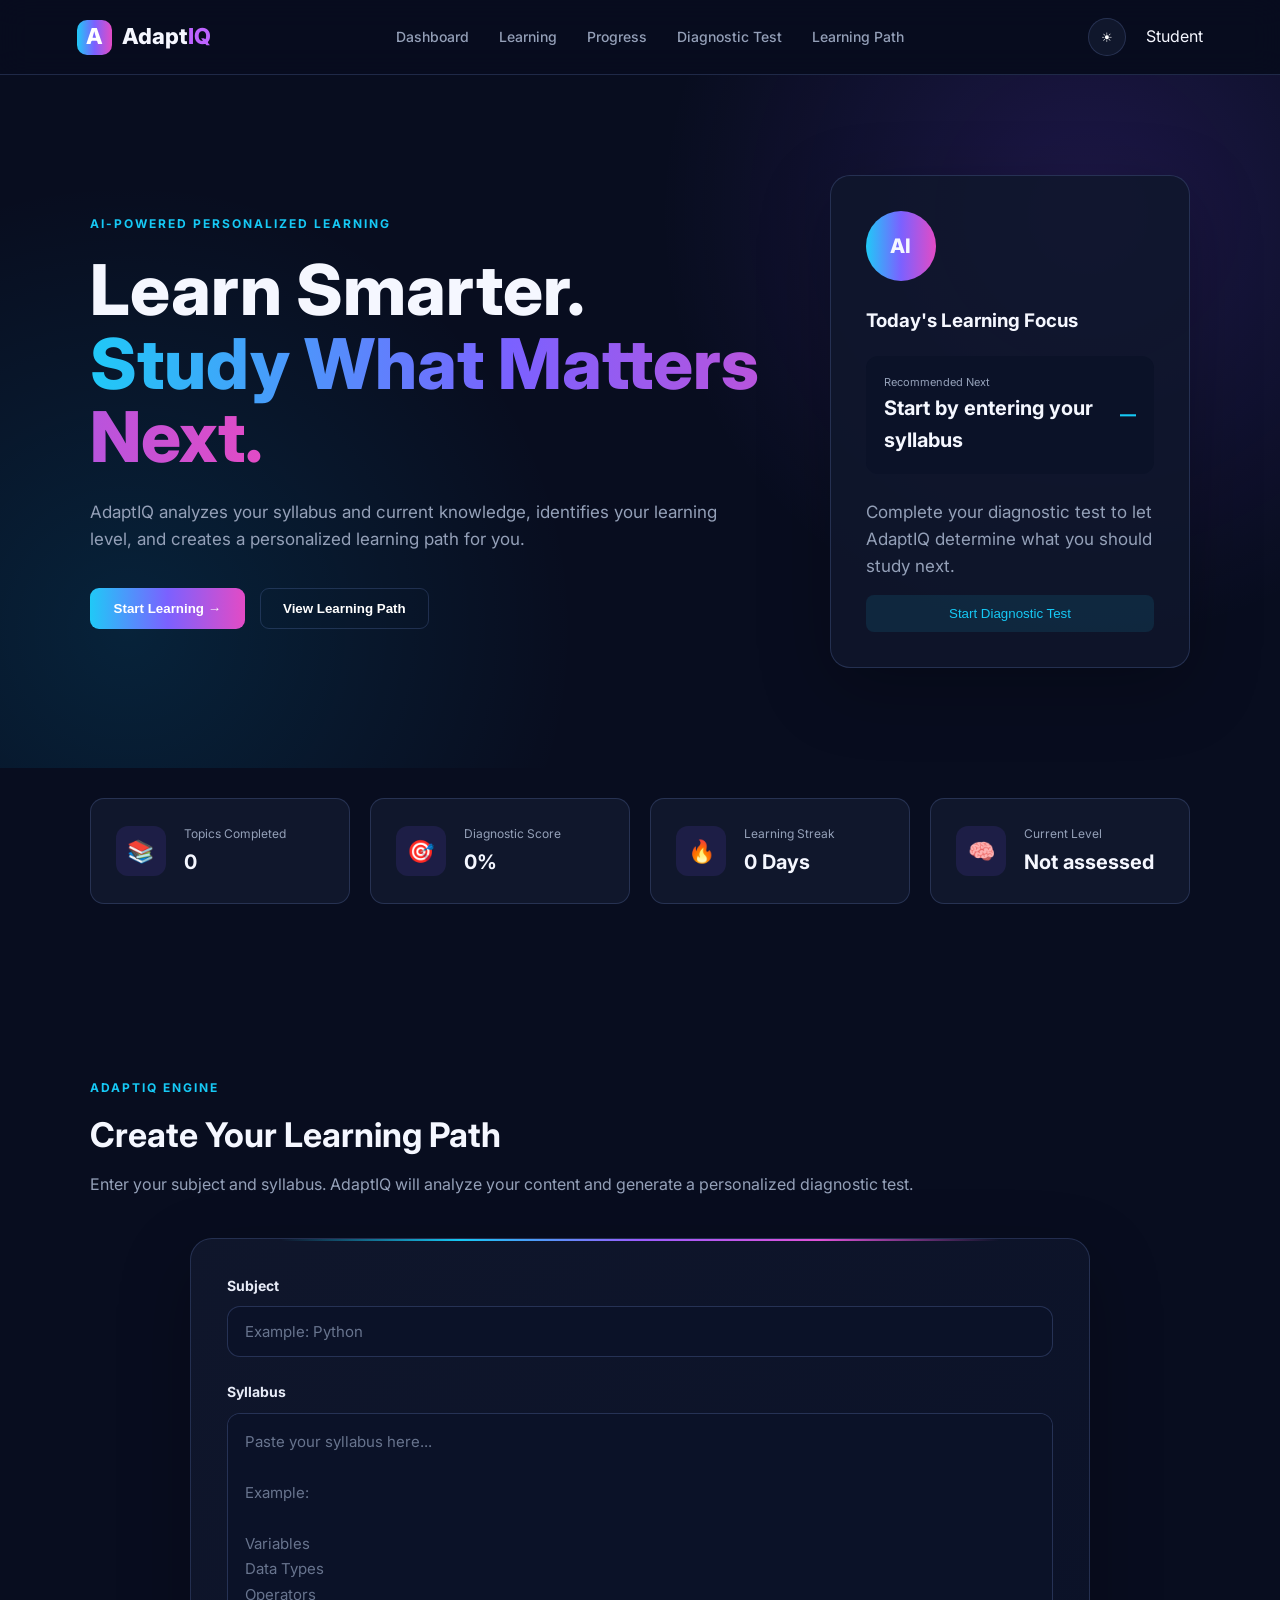
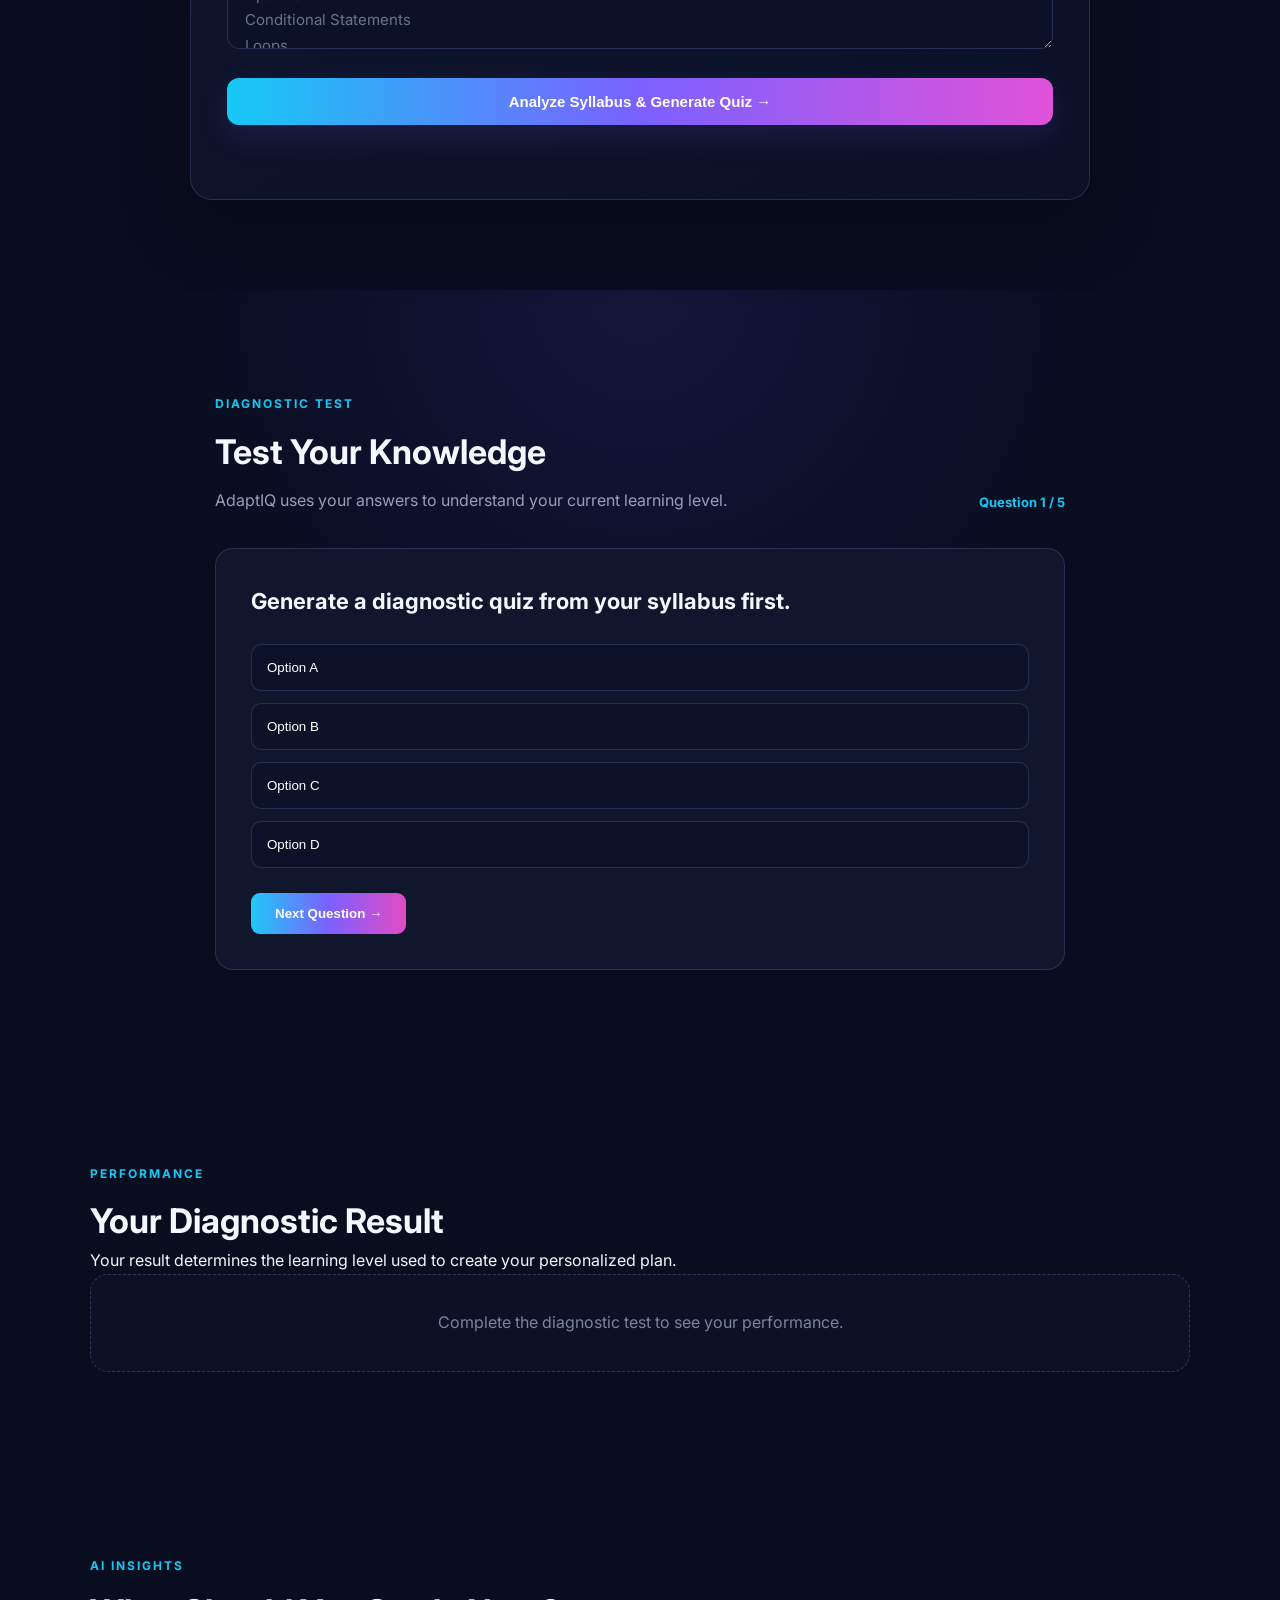
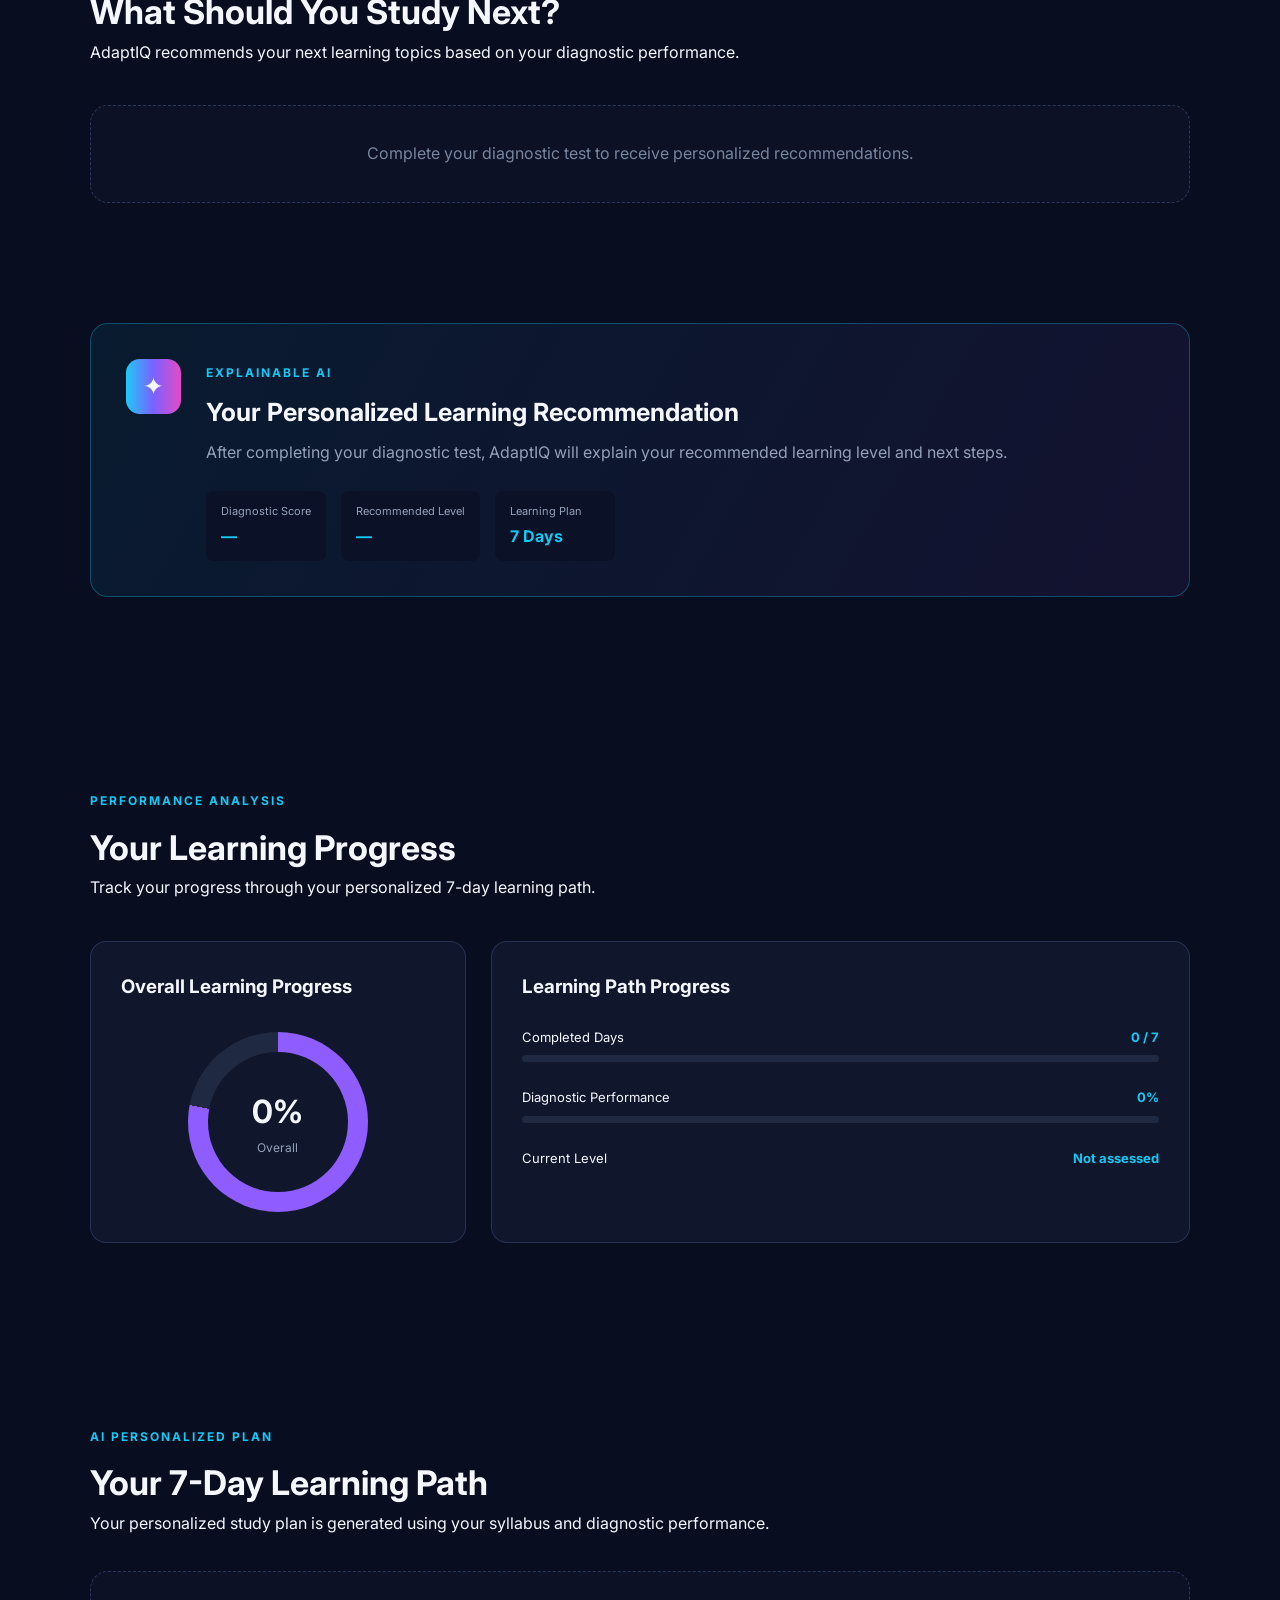
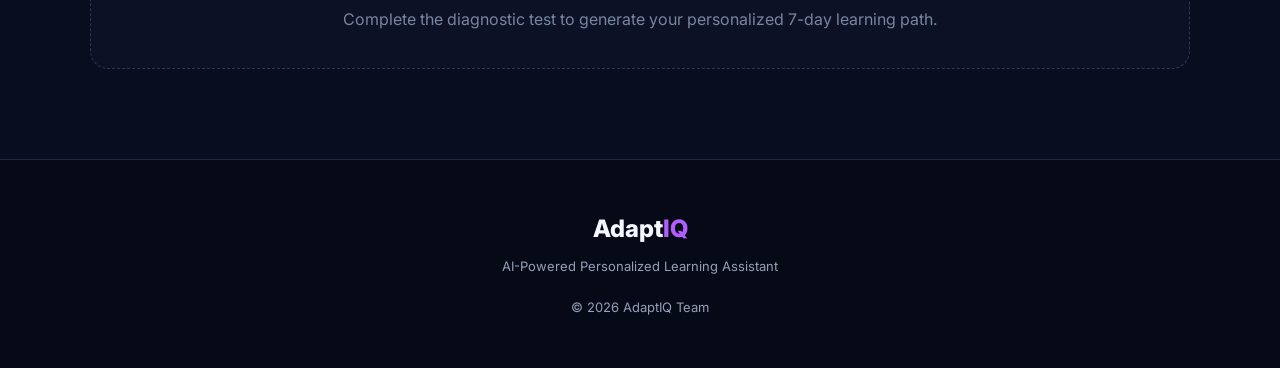
<file: index.html>
<!DOCTYPE html>
<html lang="en">

<head>

    <meta charset="UTF-8">

    <meta
        name="viewport"
        content="width=device-width, initial-scale=1.0"
    >

    <title>AdaptIQ - Personalized Learning Assistant</title>

    <link rel="stylesheet" href="style.css">

    <link rel="preconnect" href="https://fonts.googleapis.com">

    <link
        rel="preconnect"
        href="https://fonts.gstatic.com"
        crossorigin
    >

    <link
        href="https://fonts.googleapis.com/css2?family=Inter:wght@400;500;600;700;800&display=swap"
        rel="stylesheet"
    >

</head>


<body>


<!-- =====================================================
     NAVBAR
===================================================== -->

<header class="navbar">

    <div class="logo">

        <span class="logo-icon">
            A
        </span>

        <span>
            Adapt<span>IQ</span>
        </span>

    </div>


    <nav>

        <a href="#dashboard">
            Dashboard
        </a>

        <a href="#learning">
            Learning
        </a>

        <a href="#progress">
            Progress
        </a>

        <a href="#quiz">
            Diagnostic Test
        </a>

        <a href="#study-plan-section">
            Learning Path
        </a>

    </nav>


    <div class="nav-right">

        <button
            class="theme-btn"
            onclick="toggleTheme()"
            aria-label="Toggle theme"
        >
            ☀
        </button>


        <div class="profile-name">
    <span id="student-name">Student</span>
</div>

    </div>

</header>



<!-- =====================================================
     MAIN
===================================================== -->

<main>



<!-- =====================================================
     HERO / DASHBOARD
===================================================== -->

<section
    class="hero"
    id="dashboard"
>

    <div class="hero-content">


        <div class="badge">
            AI-POWERED PERSONALIZED LEARNING
        </div>


        <h1>

            Learn Smarter.<br>

            <span>
                Study What Matters Next.
            </span>

        </h1>


        <p>

            AdaptIQ analyzes your syllabus and current knowledge,
            identifies your learning level, and creates a
            personalized learning path for you.

        </p>


        <div class="hero-buttons">

            <button
                class="primary-btn"
                onclick="startLearning()"
            >
                Start Learning →
            </button>


            <button
                class="secondary-btn"
                onclick="scrollToSection('study-plan-section')"
            >
                View Learning Path
            </button>

        </div>

    </div>



    <!-- TODAY'S FOCUS -->

    <div class="hero-card">

        <div class="ai-circle">
            AI
        </div>


        <h3>
            Today's Learning Focus
        </h3>


        <div class="focus-topic">

            <div>

                <small>
                    Recommended Next
                </small>

                <strong id="focus-topic">
                    Start by entering your syllabus
                </strong>

            </div>


            <span
                class="score"
                id="focus-score"
            >
                —
            </span>

        </div>


        <p id="focus-description">

            Complete your diagnostic test to let AdaptIQ
            determine what you should study next.

        </p>


        <button
            onclick="startLearning()"
            class="small-btn"
        >
            Start Diagnostic Test
        </button>

    </div>

</section>



<!-- =====================================================
     DASHBOARD STATS
===================================================== -->

<section class="stats-section">


    <div class="stat-card">

        <div class="stat-icon">
            📚
        </div>

        <div>

            <span>
                Topics Completed
            </span>

            <strong id="topics-completed">
                0
            </strong>

        </div>

    </div>



    <div class="stat-card">

        <div class="stat-icon">
            🎯
        </div>

        <div>

            <span>
                Diagnostic Score
            </span>

            <strong id="average-score">
                0%
            </strong>

        </div>

    </div>



    <div class="stat-card">

        <div class="stat-icon">
            🔥
        </div>

        <div>

            <span>
                Learning Streak
            </span>

            <strong id="learning-streak">
                0 Days
            </strong>

        </div>

    </div>



    <div class="stat-card">

        <div class="stat-icon">
            🧠
        </div>

        <div>

            <span>
                Current Level
            </span>

            <strong id="current-level">
                Not assessed
            </strong>

        </div>

    </div>

</section>



<!-- =====================================================
     LEARNING ENGINE
===================================================== -->

<section
    class="section"
    id="learning"
>


    <div class="section-title">

        <div>

            <span class="section-label">
                ADAPTIQ ENGINE
            </span>


            <h2>
                Create Your Learning Path
            </h2>


            <p>

                Enter your subject and syllabus.
                AdaptIQ will analyze your content and
                generate a personalized diagnostic test.

            </p>

        </div>

    </div>



    <div class="syllabus-card">


        <!-- SUBJECT -->

        <div class="input-group">

            <label for="subject-input">
                Subject
            </label>


            <input
                type="text"
                id="subject-input"
                placeholder="Example: Python"
                autocomplete="off"
            >

        </div>



        <!-- SYLLABUS -->

        <div class="input-group">

            <label for="syllabus-input">
                Syllabus
            </label>


            <textarea
                id="syllabus-input"
                rows="8"
                placeholder="Paste your syllabus here...

Example:

Variables
Data Types
Operators
Conditional Statements
Loops
Functions
Lists
Tuples
Dictionaries"
            ></textarea>

        </div>



        <!-- GENERATE QUIZ -->

        <button
            class="primary-btn"
            onclick="generateDiagnosticQuiz()"
        >
            Analyze Syllabus & Generate Quiz →
        </button>


        <p
            id="generation-status"
            class="generation-status"
        ></p>

    </div>

</section>



<!-- =====================================================
     DIAGNOSTIC QUIZ
===================================================== -->

<section
    class="quiz-section"
    id="quiz"
>


    <div class="quiz-container">


        <div class="quiz-header">


            <div>

                <span class="section-label">
                    DIAGNOSTIC TEST
                </span>


                <h2>
                    Test Your Knowledge
                </h2>


                <p>

                    AdaptIQ uses your answers to understand
                    your current learning level.

                </p>

            </div>


            <span id="question-number">
                Question 1 / 5
            </span>

        </div>



        <!-- QUESTION CARD -->

        <div class="question-card">


            <h3 id="question">

                Generate a diagnostic quiz from
                your syllabus first.

            </h3>



            <div class="options">


                <button type="button">
                    Option A
                </button>


                <button type="button">
                    Option B
                </button>


                <button type="button">
                    Option C
                </button>


                <button type="button">
                    Option D
                </button>


            </div>



            <button
                class="primary-btn next-btn"
                onclick="nextQuestion()"
            >
                Next Question →
            </button>


        </div>

    </div>

</section>



<!-- =====================================================
     QUIZ RESULT
===================================================== -->

<section
    class="section"
    id="quiz-result-section"
>


    <div class="section-heading">

        <div>

            <span class="section-label">
                PERFORMANCE
            </span>


            <h2>
                Your Diagnostic Result
            </h2>


            <p>
                Your result determines the learning level
                used to create your personalized plan.
            </p>

        </div>

    </div>



    <div
        id="quiz-result-container"
        class="quiz-result-container"
    >

        <div class="empty-plan">

            Complete the diagnostic test to see
            your performance.

        </div>

    </div>

</section>



<!-- =====================================================
     PERSONALIZED RECOMMENDATION
===================================================== -->

<section
    class="section"
    id="recommendations"
>


    <div class="section-heading">


        <div>

            <span class="section-label">
                AI INSIGHTS
            </span>


            <h2>
                What Should You Study Next?
            </h2>


            <p>
                AdaptIQ recommends your next learning topics
                based on your diagnostic performance.
            </p>

        </div>

    </div>



    <div
        id="recommendation-container"
        class="recommendation-grid"
    >


        <div class="empty-plan">

            Complete your diagnostic test to receive
            personalized recommendations.

        </div>


    </div>

</section>



<!-- =====================================================
     WHY RECOMMENDED
===================================================== -->

<section
    class="explanation-section"
>


    <div class="explanation-card">


        <div class="ai-icon">
            ✦
        </div>


        <div>


            <span class="section-label">
                EXPLAINABLE AI
            </span>


            <h2 id="recommendation-title">

                Your Personalized Learning Recommendation

            </h2>


            <p id="recommendation-description">

                After completing your diagnostic test,
                AdaptIQ will explain your recommended
                learning level and next steps.

            </p>


            <div
                class="reason-box"
                id="recommendation-reasons"
            >


                <div>

                    <span>
                        Diagnostic Score
                    </span>

                    <strong id="reason-score">
                        —
                    </strong>

                </div>


                <div>

                    <span>
                        Recommended Level
                    </span>

                    <strong id="reason-level">
                        —
                    </strong>

                </div>


                <div>

                    <span>
                        Learning Plan
                    </span>

                    <strong id="reason-days">
                        7 Days
                    </strong>

                </div>


            </div>

        </div>

    </div>

</section>



<!-- =====================================================
     PROGRESS
===================================================== -->

<section
    class="section"
    id="progress"
>


    <div class="section-heading">


        <div>

            <span class="section-label">
                PERFORMANCE ANALYSIS
            </span>


            <h2>
                Your Learning Progress
            </h2>


            <p>
                Track your progress through your personalized
                7-day learning path.
            </p>

        </div>

    </div>



    <div class="progress-dashboard">


        <!-- OVERALL PROGRESS -->

        <div class="progress-main">


            <h3>
                Overall Learning Progress
            </h3>


            <div class="big-progress">


                <div class="circle-progress">


                    <div>

                        <strong id="overall-progress">
                            0%
                        </strong>

                        <span>
                            Overall
                        </span>

                    </div>

                </div>

            </div>

        </div>



        <!-- TOPIC / PLAN PROGRESS -->

        <div class="topic-progress">


            <h3>
                Learning Path Progress
            </h3>


            <div class="topic">


                <div class="topic-header">

                    <span>
                        Completed Days
                    </span>

                    <strong id="completed-days">
                        0 / 7
                    </strong>

                </div>


                <div class="progress-bar">

                    <div
                        id="overall-progress-bar"
                        style="width: 0%"
                    ></div>

                </div>

            </div>



            <div class="topic">


                <div class="topic-header">

                    <span>
                        Diagnostic Performance
                    </span>

                    <strong id="progress-score">
                        0%
                    </strong>

                </div>


                <div class="progress-bar">

                    <div
                        id="diagnostic-progress-bar"
                        style="width: 0%"
                    ></div>

                </div>

            </div>



            <div class="topic">


                <div class="topic-header">

                    <span>
                        Current Level
                    </span>

                    <strong id="progress-level">
                        Not assessed
                    </strong>

                </div>

            </div>


        </div>

    </div>

</section>



<!-- =====================================================
     7-DAY STUDY PLAN
===================================================== -->

<section
    class="section"
    id="study-plan-section"
>


    <div class="section-heading">


        <div>

            <span class="section-label">
                AI PERSONALIZED PLAN
            </span>


            <h2>
                Your 7-Day Learning Path
            </h2>


            <p>

                Your personalized study plan is generated
                using your syllabus and diagnostic performance.

            </p>

        </div>

    </div>



    <div
        id="study-plan-container"
        class="study-plan-container"
    >


        <div class="empty-plan">

            Complete the diagnostic test to generate
            your personalized 7-day learning path.

        </div>


    </div>

</section>



<!-- =====================================================
     FOOTER
===================================================== -->

<footer>


    <div class="footer-logo">

        Adapt<span>IQ</span>

    </div>


    <p>

        AI-Powered Personalized Learning Assistant

    </p>


    <p class="copyright">

        © 2026 AdaptIQ Team

    </p>


</footer>


</main>



<!-- =====================================================
     JAVASCRIPT
===================================================== -->

<script src="script.js"></script>


</body>

</html>
</file>
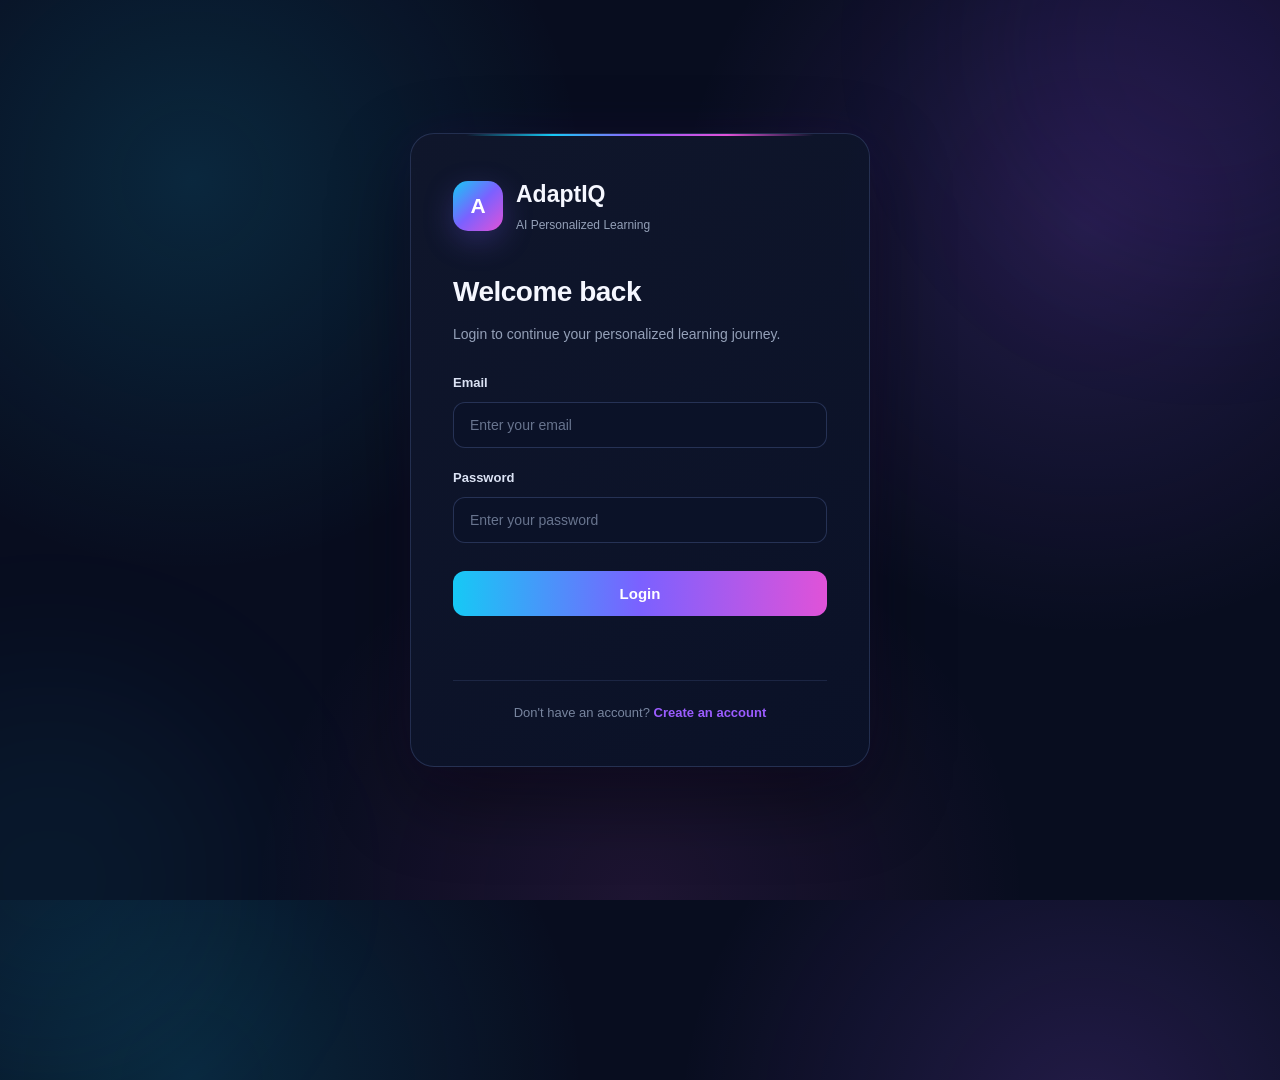
<file: login.html>
<!DOCTYPE html>
<html lang="en">

<head>
    <meta charset="UTF-8">
    <meta name="viewport" content="width=device-width, initial-scale=1.0">

    <title>Login | AdaptIQ</title>

    <link rel="stylesheet" href="style.css">
</head>

<body class="auth-page">

    <main class="auth-container">

        <section class="auth-card">

            <!-- BRAND -->
            <div class="auth-brand">

                <div class="auth-logo">
                    A
                </div>

                <div>
                    <h1>AdaptIQ</h1>
                    <p>AI Personalized Learning</p>
                </div>

            </div>


            <!-- HEADING -->
            <div class="auth-heading">

                <h2>Welcome back</h2>

                <p>
                    Login to continue your personalized learning journey.
                </p>

            </div>


            <!-- LOGIN FORM -->
            <form id="login-form">

                <div class="auth-input-group">

                    <label for="login-email">
                        Email
                    </label>

                    <input
                        type="email"
                        id="login-email"
                        placeholder="Enter your email"
                        required
                    >

                </div>


                <div class="auth-input-group">

                    <label for="login-password">
                        Password
                    </label>

                    <input
                        type="password"
                        id="login-password"
                        placeholder="Enter your password"
                        required
                    >

                </div>


                <button
                    type="submit"
                    class="auth-btn"
                    id="login-btn"
                >
                    Login
                </button>


                <p
                    id="login-message"
                    class="auth-message"
                ></p>

            </form>


            <!-- FOOTER -->
            <div class="auth-footer">

                <p>
                    Don't have an account?
                    <a href="register.html">Create an account</a>
                </p>

            </div>

        </section>

    </main>


    <script>

        const API_URL = "http://127.0.0.1:8000";

        const loginForm =
            document.getElementById("login-form");

        loginForm.addEventListener(
            "submit",
            async function(event) {

                event.preventDefault();

                const email =
                    document
                        .getElementById("login-email")
                        .value
                        .trim();

                const password =
                    document
                        .getElementById("login-password")
                        .value;

                const message =
                    document.getElementById(
                        "login-message"
                    );

                const loginButton =
                    document.getElementById(
                        "login-btn"
                    );


                message.textContent =
                    "Logging you in...";

                message.className =
                    "auth-message";

                loginButton.disabled = true;

                try {

                    const response =
                        await fetch(
                            `${API_URL}/login`,
                            {
                                method: "POST",

                                headers: {
                                    "Content-Type":
                                        "application/json"
                                },

                                body: JSON.stringify({
                                    email: email,
                                    password: password
                                })
                            }
                        );


                    const data =
                        await response.json();
                        console.log("LOGIN RESPONSE:", data);
console.log("ACCESS TOKEN:", data.access_token);


                    if (!response.ok) {

                        throw new Error(
                            data.detail ||
                            "Invalid email or password."
                        );

                    }
console.log("LOGIN RESPONSE:", data);
console.log("ACCESS TOKEN:", data.access_token);

                    /*
                     * Save authentication information
                     * in the browser.
                     */

                    localStorage.setItem(
                        "adaptiq_token",
                        data.access_token
                    );
                    console.log(
    "SAVED TOKEN:",
    localStorage.getItem("adaptiq_token")
);

                    localStorage.setItem(
                        "adaptiq_user_id",
                        data.user_id
                    );

                    localStorage.setItem(
                        "adaptiq_user_name",
                        data.name
                    );

                    localStorage.setItem(
                        "adaptiq_user_email",
                        data.email
                    );


                    message.textContent =
                        "Login successful! Opening your dashboard...";

                    message.className =
                        "auth-message success";


                    setTimeout(function() {

                        window.location.href =
                            "index.html";

                    }, 1000);


                } catch (error) {

                    console.error(error);

                    message.textContent =
                        error.message ||
                        "Unable to connect to the backend.";

                    message.className =
                        "auth-message error";

                } finally {

                    loginButton.disabled = false;

                }

            });

    </script>

</body>

</html>
</file>
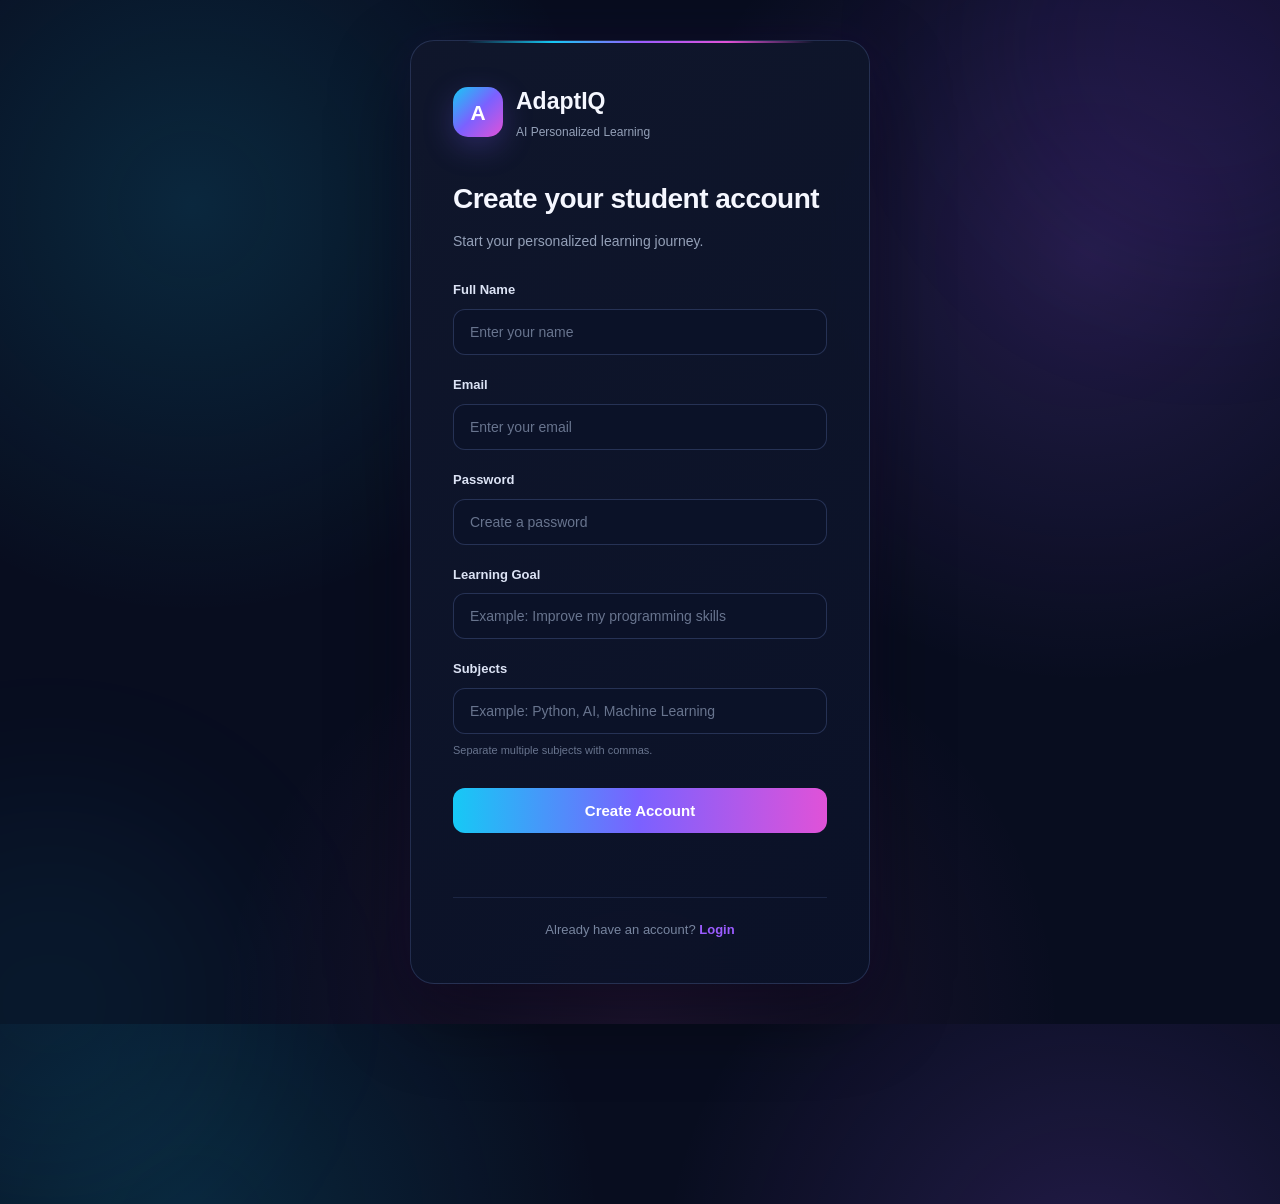
<file: register.html>
<!DOCTYPE html>
<html lang="en">
<head>
    <meta charset="UTF-8">
    <meta name="viewport" content="width=device-width, initial-scale=1.0">

    <title>Create Account | AdaptIQ</title>

    <link rel="stylesheet" href="style.css">
</head>

<body class="auth-page">

    <main class="auth-container">

        <section class="auth-card">

            <div class="auth-brand">
                <div class="auth-logo">A</div>

                <div>
                    <h1>AdaptIQ</h1>
                    <p>AI Personalized Learning</p>
                </div>
            </div>

            <div class="auth-heading">
                <h2>Create your student account</h2>
                <p>Start your personalized learning journey.</p>
            </div>

            <form id="register-form">

                <div class="auth-input-group">
                    <label for="register-name">Full Name</label>
                    <input
                        type="text"
                        id="register-name"
                        placeholder="Enter your name"
                        required
                    >
                </div>

                <div class="auth-input-group">
                    <label for="register-email">Email</label>
                    <input
                        type="email"
                        id="register-email"
                        placeholder="Enter your email"
                        required
                    >
                </div>

                <div class="auth-input-group">
                    <label for="register-password">Password</label>
                    <input
                        type="password"
                        id="register-password"
                        placeholder="Create a password"
                        required
                    >
                </div>

                <div class="auth-input-group">
                    <label for="register-goal">Learning Goal</label>
                    <input
                        type="text"
                        id="register-goal"
                        placeholder="Example: Improve my programming skills"
                        required
                    >
                </div>

                <div class="auth-input-group">
                    <label for="register-subjects">
                        Subjects
                    </label>

                    <input
                        type="text"
                        id="register-subjects"
                        placeholder="Example: Python, AI, Machine Learning"
                        required
                    >

                    <small>
                        Separate multiple subjects with commas.
                    </small>
                </div>

                <button
                    type="submit"
                    class="auth-btn"
                >
                    Create Account
                </button>

                <p
                    id="register-message"
                    class="auth-message"
                ></p>

            </form>

            <div class="auth-footer">
                <p>
                    Already have an account?
                    <a href="login.html">Login</a>
                </p>
            </div>

        </section>

    </main>

    <script>
const API_URL = "http://127.0.0.1:8000";

        const registerForm =
            document.getElementById("register-form");

        registerForm.addEventListener("submit", async function(event) {

            event.preventDefault();

            const name =
                document.getElementById("register-name").value.trim();

            const email =
                document.getElementById("register-email").value.trim();

            const password =
                document.getElementById("register-password").value;

            const goal =
                document.getElementById("register-goal").value.trim();

            const subjectsInput =
                document.getElementById("register-subjects").value.trim();

            const message =
                document.getElementById("register-message");

            const subjects =
                subjectsInput
                    .split(",")
                    .map(subject => subject.trim())
                    .filter(subject => subject !== "");

            message.textContent = "Creating your account...";
            message.className = "auth-message";

            try {

                const response = await fetch(
                    `${API_URL}/register`,
                    {
                        method: "POST",

                        headers: {
                            "Content-Type": "application/json"
                        },

                        body: JSON.stringify({
                            name: name,
                            email: email,
                            password: password,
                            goal: goal,
                            subjects: subjects
                        })
                    }
                );

                const data = await response.json();

                if (!response.ok) {
                    throw new Error(
                        data.detail || "Registration failed."
                    );
                }

                message.textContent =
                    "Account created successfully! Redirecting to login...";

                message.className =
                    "auth-message success";

                setTimeout(function() {
                    window.location.href = "login.html";
                }, 1200);

            } catch (error) {

                console.error(error);

                message.textContent =
                    error.message ||
                    "Unable to connect to the backend.";

                message.className =
                    "auth-message error";
            }

        });

    </script>

</body>
</html>
</file>
<file: style.css>
/* =========================
   RESET
========================= */

* {
    margin: 0;
    padding: 0;
    box-sizing: border-box;
}

html {
    scroll-behavior: smooth;
}

body {
    font-family: "Inter", sans-serif;
    background: #080d1f;
    color: #f5f7ff;
    line-height: 1.6;
}


/* =========================
   VARIABLES
========================= */

:root {

    --bg: #080d1f;
    --card: #10172c;
    --card-light: #151d38;

    --text: #f5f7ff;
    --muted: #94a0b8;

    --cyan: #16c9f5;
    --purple: #9b5cff;
    --pink: #e052d8;

    --border: rgba(120, 145, 220, 0.22);

    --gradient:
        linear-gradient(
            90deg,
            #20c9f7,
            #7b61ff,
            #e34bc5
        );
}


/* =========================
   NAVBAR
========================= */

.navbar {

    position: sticky;
    top: 0;
    z-index: 1000;

    height: 75px;

    display: flex;
    align-items: center;
    justify-content: space-between;

    padding: 0 6%;

    background: rgba(8, 13, 31, 0.92);

    backdrop-filter: blur(15px);

    border-bottom: 1px solid var(--border);
}


.logo {

    display: flex;
    align-items: center;

    gap: 10px;

    font-size: 22px;
    font-weight: 800;
}

.logo span:last-child span {
    color: #bd63ff;
}

.logo-icon {

    width: 35px;
    height: 35px;

    display: flex;
    align-items: center;
    justify-content: center;

    border-radius: 10px;

    background: var(--gradient);

    color: white;
}


nav {

    display: flex;
    gap: 30px;
}

nav a {

    color: var(--muted);

    text-decoration: none;

    font-size: 14px;
    font-weight: 500;

    transition: 0.3s;
}

nav a:hover {
    color: var(--cyan);
}


.nav-right {

    display: flex;
    align-items: center;
    gap: 20px;
}


.theme-btn {

    width: 38px;
    height: 38px;

    border-radius: 50%;

    border: 1px solid var(--border);

    background: var(--card);

    color: white;

    cursor: pointer;
}


.profile {

    display: flex;
    align-items: center;
    gap: 10px;

    color: var(--muted);

    font-size: 14px;
}


.profile-avatar {

    width: 35px;
    height: 35px;

    border-radius: 50%;

    display: flex;
    align-items: center;
    justify-content: center;

    background: linear-gradient(
        135deg,
        #18c9f3,
        #9d5cff
    );

    font-weight: 700;
}


/* =========================
   HERO
========================= */

.hero {

    min-height: 620px;

    padding: 100px 7%;

    display: grid;

    grid-template-columns: 1.3fr 0.7fr;

    align-items: center;

    gap: 70px;

    background:
        radial-gradient(
            circle at 85% 20%,
            rgba(124, 70, 255, 0.18),
            transparent 35%
        ),

        radial-gradient(
            circle at 10% 80%,
            rgba(0, 191, 255, 0.12),
            transparent 35%
        );
}


.badge,
.section-label {

    color: var(--cyan);

    font-size: 12px;

    font-weight: 700;

    letter-spacing: 2px;
}


.hero h1 {

    margin-top: 20px;

    font-size: clamp(42px, 6vw, 70px);

    line-height: 1.05;

    font-weight: 800;
}


.hero h1 span {

    background: var(--gradient);

    -webkit-background-clip: text;
    -webkit-text-fill-color: transparent;
}


.hero p {

    max-width: 650px;

    margin-top: 25px;

    color: var(--muted);

    font-size: 17px;
}


.hero-buttons {

    display: flex;

    gap: 15px;

    margin-top: 35px;
}


/* =========================
   BUTTONS
========================= */

.primary-btn {

    border: none;

    padding: 13px 24px;

    border-radius: 9px;

    background: var(--gradient);

    color: white;

    font-weight: 700;

    cursor: pointer;

    transition: 0.3s;
}


.primary-btn:hover {

    transform: translateY(-3px);

    box-shadow:
        0 10px 30px rgba(126, 72, 255, 0.3);
}


.secondary-btn {

    padding: 12px 22px;

    border-radius: 9px;

    border: 1px solid var(--border);

    background: transparent;

    color: white;

    cursor: pointer;

    font-weight: 600;

    transition: 0.3s;
}


.secondary-btn:hover {

    border-color: var(--cyan);

    color: var(--cyan);
}


.small-btn {

    margin-top: 15px;

    width: 100%;

    padding: 11px;

    border: none;

    border-radius: 8px;

    background: rgba(22, 201, 245, 0.1);

    color: var(--cyan);

    cursor: pointer;
}


/* =========================
   HERO CARD
========================= */

.hero-card {

    padding: 35px;

    background: rgba(16, 23, 44, 0.85);

    border: 1px solid var(--border);

    border-radius: 20px;

    box-shadow:
        0 20px 70px rgba(0, 0, 0, 0.25);
}


.ai-circle {

    width: 70px;
    height: 70px;

    display: flex;
    align-items: center;
    justify-content: center;

    margin-bottom: 25px;

    border-radius: 50%;

    background: var(--gradient);

    font-weight: 800;

    font-size: 20px;
}


.hero-card h3 {
    margin-bottom: 20px;
}


.focus-topic {

    display: flex;

    justify-content: space-between;

    align-items: center;

    padding: 18px;

    background: #0b1228;

    border-radius: 12px;
}


.focus-topic small {

    display: block;

    color: var(--muted);

    font-size: 11px;
}


.focus-topic strong {
    font-size: 20px;
}


.score {

    color: var(--cyan);

    font-weight: 800;
}


/* =========================
   STATS
========================= */

.stats-section {

    padding: 30px 7% 80px;

    display: grid;

    grid-template-columns: repeat(4, 1fr);

    gap: 20px;
}


.stat-card {

    display: flex;

    align-items: center;

    gap: 18px;

    padding: 25px;

    background: var(--card);

    border: 1px solid var(--border);

    border-radius: 14px;
}


.stat-icon {

    width: 50px;
    height: 50px;

    display: flex;
    align-items: center;
    justify-content: center;

    border-radius: 12px;

    background: rgba(125, 82, 255, 0.12);

    font-size: 22px;
}


.stat-card span {

    display: block;

    color: var(--muted);

    font-size: 12px;
}


.stat-card strong {

    display: block;

    margin-top: 3px;

    font-size: 20px;
}


/* =========================
   SECTIONS
========================= */

.section {

    padding: 90px 7%;
}


.section h2 {

    margin-top: 8px;

    font-size: 34px;
}


.section-title p {

    color: var(--muted);

    margin-top: 10px;
}


/* =========================
   LEARNING FLOW
========================= */

.learning-flow {

    margin-top: 40px;

    display: flex;

    align-items: stretch;

    gap: 10px;
}


.flow-card {

    flex: 1;

    min-height: 190px;

    padding: 25px;

    text-align: center;

    background: var(--card);

    border: 1px solid var(--border);

    border-radius: 15px;

    transition: 0.3s;
}


.flow-card:hover {

    transform: translateY(-5px);

    border-color: var(--cyan);
}


.flow-card.active {

    border-color: rgba(22, 201, 245, 0.35);
}


.flow-card.current {

    border-color: #9c5cff;

    box-shadow:
        0 0 30px rgba(156, 92, 255, 0.12);
}


.flow-number {

    width: 40px;
    height: 40px;

    margin: auto;

    display: flex;
    align-items: center;
    justify-content: center;

    border-radius: 50%;

    background: var(--gradient);

    font-weight: 800;
}


.flow-card h3 {
    margin-top: 15px;
}


.flow-card p {

    margin-top: 8px;

    color: var(--muted);

    font-size: 13px;
}


.flow-card span {

    display: inline-block;

    margin-top: 15px;

    font-size: 11px;

    color: var(--cyan);

    font-weight: 700;
}


.arrow {

    align-self: center;

    color: var(--cyan);

    font-size: 24px;
}


/* =========================
   SECTION HEADING
========================= */

.section-heading {

    display: flex;

    justify-content: space-between;

    align-items: center;
}


/* =========================
   RECOMMENDATIONS
========================= */

.recommendation-grid {

    margin-top: 40px;

    display: grid;

    grid-template-columns: repeat(3, 1fr);

    gap: 20px;
}


.recommendation-card {

    padding: 25px;

    background: var(--card);

    border: 1px solid var(--border);

    border-radius: 16px;

    transition: 0.3s;
}


.recommendation-card:hover {

    transform: translateY(-5px);

    border-color: var(--purple);
}


.recommendation-card.priority {

    border-color: rgba(224, 82, 216, 0.4);
}


.recommendation-top {

    display: flex;

    justify-content: space-between;

    align-items: center;

    margin-bottom: 20px;

    font-weight: 700;
}


.priority-badge,
.medium-badge,
.low-badge {

    padding: 5px 8px;

    border-radius: 5px;

    font-size: 9px;

    letter-spacing: 1px;
}


.priority-badge {

    color: #ff78df;

    background: rgba(224, 82, 216, 0.1);
}


.medium-badge {

    color: #c084fc;

    background: rgba(156, 92, 255, 0.1);
}


.low-badge {

    color: var(--cyan);

    background: rgba(22, 201, 245, 0.1);
}


.recommendation-card h3 {

    font-size: 22px;
}


.recommendation-card p {

    margin: 10px 0 25px;

    color: var(--muted);

    font-size: 13px;
}


.progress-bar {

    width: 100%;

    height: 7px;

    background: #202942;

    border-radius: 20px;

    overflow: hidden;
}


.progress-bar div {

    height: 100%;

    border-radius: 20px;

    background: var(--gradient);
}


.recommendation-bottom {

    display: flex;

    justify-content: space-between;

    align-items: center;

    margin-top: 15px;

    color: var(--muted);

    font-size: 11px;
}


.recommendation-bottom button {

    border: none;

    background: none;

    color: var(--cyan);

    cursor: pointer;

    font-weight: 700;
}


/* =========================
   EXPLANATION
========================= */

.explanation-section {

    padding: 30px 7% 100px;
}


.explanation-card {

    display: flex;

    gap: 25px;

    padding: 35px;

    border: 1px solid rgba(22, 201, 245, 0.3);

    background:
        linear-gradient(
            120deg,
            rgba(22, 201, 245, 0.08),
            rgba(155, 92, 255, 0.08)
        );

    border-radius: 18px;
}


.ai-icon {

    min-width: 55px;
    height: 55px;

    display: flex;
    align-items: center;
    justify-content: center;

    border-radius: 14px;

    background: var(--gradient);

    font-size: 25px;
}


.explanation-card h2 {

    margin: 8px 0;

    font-size: 25px;
}


.explanation-card p {

    color: var(--muted);

    max-width: 900px;
}


.reason-box {

    margin-top: 25px;

    display: flex;

    gap: 15px;
}


.reason-box div {

    min-width: 120px;

    padding: 12px 15px;

    background: #0b1228;

    border-radius: 8px;
}


.reason-box span {

    display: block;

    color: var(--muted);

    font-size: 11px;
}


.reason-box strong {

    display: block;

    color: var(--cyan);

    margin-top: 3px;
}


/* =========================
   PROGRESS
========================= */

.progress-dashboard {

    margin-top: 40px;

    display: grid;

    grid-template-columns: 0.7fr 1.3fr;

    gap: 25px;
}


.progress-main,
.topic-progress {

    padding: 30px;

    background: var(--card);

    border: 1px solid var(--border);

    border-radius: 16px;
}


.big-progress {

    display: flex;

    justify-content: center;

    margin-top: 30px;
}


.circle-progress {

    width: 180px;
    height: 180px;

    display: flex;

    align-items: center;
    justify-content: center;

    border-radius: 50%;

    background:
        conic-gradient(
            #8e5cff 78%,
            #202942 78%
        );
}


.circle-progress > div {

    width: 140px;
    height: 140px;

    display: flex;

    flex-direction: column;

    align-items: center;
    justify-content: center;

    border-radius: 50%;

    background: var(--card);
}


.circle-progress strong {
    font-size: 32px;
}


.circle-progress span {

    color: var(--muted);

    font-size: 12px;
}


.topic {

    margin-top: 25px;
}


.topic-header {

    display: flex;

    justify-content: space-between;

    margin-bottom: 8px;

    font-size: 13px;
}


.topic-header strong {
    color: var(--cyan);
}


/* =========================
   QUIZ
========================= */

.quiz-section {

    padding: 100px 7%;

    background:
        radial-gradient(
            circle at 50% 0%,
            rgba(121, 78, 255, 0.12),
            transparent 50%
        );
}


.quiz-container {

    max-width: 850px;

    margin: auto;
}


.quiz-header {

    display: flex;

    justify-content: space-between;

    align-items: end;
}


.quiz-header h2 {

    margin-top: 10px;

    font-size: 34px;
}


.quiz-header p {

    color: var(--muted);

    margin-top: 8px;
}


#question-number {

    color: var(--cyan);

    font-size: 13px;

    font-weight: 700;
}


.question-card {

    margin-top: 35px;

    padding: 35px;

    background: var(--card);

    border: 1px solid var(--border);

    border-radius: 18px;
}


.question-card h3 {

    font-size: 22px;

    margin-bottom: 25px;
}


.options {

    display: grid;

    gap: 12px;
}


.options button {

    padding: 15px;

    text-align: left;

    border: 1px solid var(--border);

    background: #0c1329;

    color: white;

    border-radius: 10px;

    cursor: pointer;

    transition: 0.2s;
}


.options button:hover {

    border-color: var(--cyan);

    background: rgba(22, 201, 245, 0.05);
}


.options button.correct {

    border-color: #22c55e;

    background: rgba(34, 197, 94, 0.1);
}


.options button.wrong {

    border-color: #ef4444;

    background: rgba(239, 68, 68, 0.1);
}


.next-btn {

    margin-top: 25px;
}


/* =========================
   FOOTER
========================= */

footer {

    padding: 50px 7%;

    text-align: center;

    border-top: 1px solid var(--border);

    background: #060a17;
}


.footer-logo {

    font-size: 24px;

    font-weight: 800;
}


.footer-logo span {
    color: #b45cff;
}


footer p {

    color: var(--muted);

    margin-top: 8px;

    font-size: 13px;
}


.copyright {

    margin-top: 20px;
}


/* =========================
   LIGHT MODE
========================= */

body.light {

    --bg: #f5f7ff;

    --card: #ffffff;

    --text: #111827;

    --muted: #5b6475;

    --border: rgba(60, 70, 100, 0.15);

    color: var(--text);

    background: var(--bg);
}


body.light .navbar {

    background: rgba(255, 255, 255, 0.9);
}


body.light .hero-card,
body.light .question-card,
body.light .stat-card,
body.light .flow-card,
body.light .recommendation-card,
body.light .progress-main,
body.light .topic-progress {

    box-shadow: 0 10px 30px rgba(20, 30, 70, 0.06);
}


body.light .focus-topic,
body.light .reason-box div,
body.light .options button {

    background: #f3f5fb;

    color: #111827;
}


body.light footer {

    background: #e9ecf5;
}


/* =========================
   RESPONSIVE
========================= */

@media (max-width: 1000px) {

    nav {
        display: none;
    }

    .hero {

        grid-template-columns: 1fr;

        padding-top: 70px;
    }

    .stats-section {

        grid-template-columns: repeat(2, 1fr);
    }

    .learning-flow {

        flex-wrap: wrap;
    }

    .flow-card {

        min-width: 28%;
    }

    .arrow {
        display: none;
    }

    .recommendation-grid {

        grid-template-columns: 1fr 1fr;
    }

    .progress-dashboard {

        grid-template-columns: 1fr;
    }
}


@media (max-width: 650px) {

    .navbar {

        padding: 0 5%;
    }

    .profile span {
        display: none;
    }

    .hero {

        padding: 60px 5%;
    }

    .hero h1 {
        font-size: 42px;
    }

    .hero-buttons {

        flex-direction: column;
    }

    .stats-section {

        grid-template-columns: 1fr;

        padding-left: 5%;
        padding-right: 5%;
    }

    .section {

        padding: 70px 5%;
    }

    .learning-flow {

        display: grid;

        grid-template-columns: 1fr;
    }

    .flow-card {
        min-width: 100%;
    }

    .recommendation-grid {

        grid-template-columns: 1fr;
    }

    .section-heading {

        align-items: flex-start;

        gap: 20px;
    }

    .explanation-card {

        flex-direction: column;
    }

    .reason-box {

        flex-direction: column;
    }

    .quiz-section {

        padding: 70px 5%;
    }

    .quiz-header {

        flex-direction: column;

        align-items: flex-start;

        gap: 15px;
    }
}
/* =========================================================
   SYLLABUS INPUT
   ========================================================= */

.syllabus-card {
    max-width: 900px;
    margin: 35px auto 0;
    padding: 32px;
    background: var(--surface, #ffffff);
    border: 1px solid rgba(148, 163, 184, 0.18);
    border-radius: 20px;
    box-shadow: 0 15px 40px rgba(15, 23, 42, 0.08);
}

.input-group {
    display: flex;
    flex-direction: column;
    gap: 9px;
    margin-bottom: 22px;
}

.input-group label {
    font-size: 14px;
    font-weight: 700;
    color: var(--text, #1e293b);
}

.input-group input,
.input-group textarea {
    width: 100%;
    padding: 14px 16px;
    border: 1px solid #cbd5e1;
    border-radius: 12px;
    background: #f8fafc;
    color: #1e293b;
    font-family: inherit;
    font-size: 15px;
    outline: none;
    transition: 0.2s ease;
    box-sizing: border-box;
}

.input-group textarea {
    min-height: 180px;
    resize: vertical;
    line-height: 1.6;
}

.input-group input:focus,
.input-group textarea:focus {
    border-color: #7c3aed;
    box-shadow: 0 0 0 3px rgba(124, 58, 237, 0.12);
    background: #ffffff;
}

.syllabus-card .primary-btn {
    margin-top: 5px;
}

.generation-status {
    min-height: 22px;
    margin-top: 15px;
    font-size: 14px;
    font-weight: 600;
}


/* =========================================================
   STUDY PLAN
   ========================================================= */

.study-plan-container {
    display: grid;
    grid-template-columns: repeat(2, 1fr);
    gap: 20px;
    margin-top: 30px;
}

.study-day {
    position: relative;
    padding: 25px;
    background: var(--surface, #ffffff);
    border: 1px solid rgba(148, 163, 184, 0.18);
    border-radius: 18px;
    box-shadow: 0 10px 30px rgba(15, 23, 42, 0.06);
    transition: transform 0.2s ease, box-shadow 0.2s ease;
}

.study-day:hover {
    transform: translateY(-3px);
    box-shadow: 0 15px 35px rgba(15, 23, 42, 0.10);
}

.study-day-number {
    display: inline-block;
    padding: 6px 11px;
    border-radius: 8px;
    background: rgba(124, 58, 237, 0.1);
    color: #7c3aed;
    font-size: 12px;
    font-weight: 800;
    letter-spacing: 0.5px;
}

.study-day h3 {
    margin: 15px 0 12px;
    color: var(--text, #1e293b);
    font-size: 19px;
}

.study-day p {
    margin: 9px 0;
    color: #64748b;
    line-height: 1.6;
    font-size: 14px;
}

.study-day strong {
    color: #334155;
}

.empty-plan {
    grid-column: 1 / -1;
    padding: 35px;
    text-align: center;
    border: 1px dashed #cbd5e1;
    border-radius: 18px;
    color: #64748b;
}


/* =========================================================
   DAY COMPLETION
   ========================================================= */

.study-day.completed {
    border-color: #22c55e;
    background: rgba(34, 197, 94, 0.04);
}

.study-day.completed .study-day-number {
    background: rgba(34, 197, 94, 0.12);
    color: #16a34a;
}

.complete-day-btn {
    width: 100%;
    margin-top: 18px;
    padding: 11px 16px;
    border: none;
    border-radius: 10px;
    background: #7c3aed;
    color: white;
    font-family: inherit;
    font-size: 14px;
    font-weight: 700;
    cursor: pointer;
    transition: 0.2s ease;
}

.complete-day-btn:hover {
    transform: translateY(-1px);
    opacity: 0.92;
}

.complete-day-btn.completed-btn {
    background: #16a34a;
    cursor: default;
}


/* =========================================================
   STUDY PLAN PROGRESS
   ========================================================= */

.study-progress-card {
    grid-column: 1 / -1;
    margin-bottom: 5px;
    padding: 25px;
    border-radius: 18px;
    background: var(--surface, #ffffff);
    border: 1px solid rgba(148, 163, 184, 0.18);
}

.study-progress-header {
    display: flex;
    justify-content: space-between;
    align-items: center;
    gap: 15px;
    margin-bottom: 12px;
}

.study-progress-header h3 {
    margin: 0;
    color: var(--text, #1e293b);
}

.study-progress-percentage {
    font-size: 20px;
    font-weight: 800;
    color: #7c3aed;
}

.study-progress-bar {
    width: 100%;
    height: 12px;
    background: #e2e8f0;
    border-radius: 20px;
    overflow: hidden;
}

.study-progress-fill {
    height: 100%;
    width: 0%;
    border-radius: 20px;
    background: linear-gradient(90deg, #7c3aed, #06b6d4);
    transition: width 0.5s ease;
}

.study-progress-message {
    margin: 13px 0 0;
    color: #64748b;
    font-size: 14px;
}


/* =========================================================
   COMPLETION MESSAGE
   ========================================================= */

.study-complete-message {
    grid-column: 1 / -1;
    padding: 28px;
    text-align: center;
    border-radius: 18px;
    background: rgba(34, 197, 94, 0.08);
    border: 1px solid rgba(34, 197, 94, 0.25);
}

.study-complete-message h3 {
    margin: 0 0 8px;
    color: #16a34a;
}

.study-complete-message p {
    margin: 0;
    color: #64748b;
}


/* =========================================================
   MOBILE
   ========================================================= */

@media (max-width: 700px) {

    .syllabus-card {
        padding: 22px;
    }

    .study-plan-container {
        grid-template-columns: 1fr;
    }

    .study-progress-header {
        align-items: flex-start;
        flex-direction: column;
    }

}
/* =========================
   AUTHENTICATION PAGES
   ========================= */

.auth-page {
    min-height: 100vh;
    margin: 0;
    background: linear-gradient(
        135deg,
        #f8fafc,
        #eef2ff,
        #f5f3ff
    );

    display: flex;
    align-items: center;
    justify-content: center;

    padding: 30px 20px;
}

.auth-container {
    width: 100%;
    max-width: 480px;
}

.auth-card {
    background: #ffffff;
    border: 1px solid rgba(148, 163, 184, 0.2);
    border-radius: 24px;

    padding: 38px;

    box-shadow:
        0 25px 60px rgba(15, 23, 42, 0.12);
}

.auth-brand {
    display: flex;
    align-items: center;
    gap: 12px;
    margin-bottom: 30px;
}

.auth-logo {
    width: 48px;
    height: 48px;

    display: flex;
    align-items: center;
    justify-content: center;

    border-radius: 14px;

    background: linear-gradient(
        135deg,
        #7c3aed,
        #06b6d4
    );

    color: white;
    font-size: 22px;
    font-weight: 800;
}

.auth-brand h1 {
    margin: 0;
    font-size: 23px;
}

.auth-brand p {
    margin: 3px 0 0;
    font-size: 13px;
    color: #64748b;
}

.auth-heading {
    margin-bottom: 25px;
}

.auth-heading h2 {
    margin: 0 0 8px;
    font-size: 25px;
    color: #1e293b;
}

.auth-heading p {
    margin: 0;
    color: #64748b;
    font-size: 14px;
}

.auth-input-group {
    display: flex;
    flex-direction: column;
    gap: 8px;

    margin-bottom: 18px;
}

.auth-input-group label {
    font-size: 14px;
    font-weight: 700;
    color: #334155;
}

.auth-input-group input {
    width: 100%;
    box-sizing: border-box;

    padding: 13px 14px;

    border: 1px solid #cbd5e1;
    border-radius: 11px;

    background: #f8fafc;
    color: #1e293b;

    font-family: inherit;
    font-size: 14px;

    outline: none;

    transition: 0.2s ease;
}

.auth-input-group input:focus {
    border-color: #7c3aed;

    background: #ffffff;

    box-shadow:
        0 0 0 3px rgba(124, 58, 237, 0.12);
}

.auth-input-group small {
    color: #64748b;
    font-size: 12px;
}

.auth-btn {
    width: 100%;

    margin-top: 5px;

    padding: 14px;

    border: none;
    border-radius: 12px;

    background: linear-gradient(
        135deg,
        #7c3aed,
        #06b6d4
    );

    color: white;

    font-family: inherit;
    font-size: 15px;
    font-weight: 700;

    cursor: pointer;

    transition: 0.2s ease;
}

.auth-btn:hover {
    transform: translateY(-1px);

    box-shadow:
        0 10px 25px rgba(124, 58, 237, 0.2);
}

.auth-message {
    min-height: 20px;

    margin: 15px 0 0;

    text-align: center;

    font-size: 13px;
    font-weight: 600;
}

.auth-message.success {
    color: #16a34a;
}

.auth-message.error {
    color: #dc2626;
}

.auth-footer {
    margin-top: 25px;

    padding-top: 20px;

    border-top: 1px solid #e2e8f0;

    text-align: center;
}

.auth-footer p {
    margin: 0;

    color: #64748b;

    font-size: 14px;
}

.auth-footer a {
    color: #7c3aed;
    font-weight: 700;
    text-decoration: none;
}

.auth-footer a:hover {
    text-decoration: underline;
}


@media (max-width: 520px) {

    .auth-page {
        padding: 20px 15px;
    }

    .auth-card {
        padding: 26px 20px;
        border-radius: 20px;
    }

    .auth-heading h2 {
        font-size: 22px;
    }

}
/* =========================================================
   ADAPTIQ - MODERN AUTH + SYLLABUS REDESIGN
   Paste this at the VERY END of your CSS file
   ========================================================= */


/* =========================================================
   AUTH PAGE
   ========================================================= */

.auth-page {
    min-height: 100vh;

    display: flex;
    align-items: center;
    justify-content: center;

    padding: 40px 20px;

    background:
        radial-gradient(
            circle at 15% 20%,
            rgba(22, 201, 245, 0.14),
            transparent 30%
        ),
        radial-gradient(
            circle at 85% 25%,
            rgba(155, 92, 255, 0.18),
            transparent 32%
        ),
        radial-gradient(
            circle at 50% 100%,
            rgba(224, 82, 216, 0.10),
            transparent 35%
        ),
        #080d1f;

    position: relative;
    overflow: hidden;
}


/* Decorative background glow */

.auth-page::before {
    content: "";

    position: absolute;

    width: 450px;
    height: 450px;

    border-radius: 50%;

    background: rgba(124, 58, 237, 0.08);

    filter: blur(80px);

    top: -180px;
    right: -150px;

    pointer-events: none;
}

.auth-page::after {
    content: "";

    position: absolute;

    width: 400px;
    height: 400px;

    border-radius: 50%;

    background: rgba(22, 201, 245, 0.06);

    filter: blur(80px);

    bottom: -180px;
    left: -150px;

    pointer-events: none;
}


.auth-container {
    width: 100%;
    max-width: 460px;

    position: relative;
    z-index: 2;
}


/* =========================================================
   AUTH CARD
   ========================================================= */

.auth-card {
    position: relative;

    padding: 42px;

    background:
        linear-gradient(
            145deg,
            rgba(16, 23, 44, 0.96),
            rgba(11, 18, 40, 0.96)
        );

    border: 1px solid rgba(120, 145, 220, 0.22);

    border-radius: 24px;

    box-shadow:
        0 30px 80px rgba(0, 0, 0, 0.45),
        0 0 50px rgba(124, 58, 237, 0.08);

    backdrop-filter: blur(20px);
}


/* Top gradient line */

.auth-card::before {
    content: "";

    position: absolute;

    top: 0;
    left: 12%;
    right: 12%;

    height: 2px;

    background:
        linear-gradient(
            90deg,
            transparent,
            #16c9f5,
            #9b5cff,
            #e052d8,
            transparent
        );

    border-radius: 20px;
}


/* =========================================================
   BRAND
   ========================================================= */

.auth-brand {
    display: flex;
    align-items: center;

    gap: 13px;

    margin-bottom: 35px;
}


.auth-logo {
    width: 50px;
    height: 50px;

    display: flex;
    align-items: center;
    justify-content: center;

    border-radius: 15px;

    background:
        linear-gradient(
            135deg,
            #16c9f5,
            #7b61ff,
            #e052d8
        );

    color: white;

    font-size: 21px;
    font-weight: 800;

    box-shadow:
        0 10px 30px rgba(123, 97, 255, 0.25);
}


.auth-brand h1 {
    margin: 0;

    color: #f5f7ff;

    font-size: 23px;
    font-weight: 800;
}


.auth-brand p {
    margin: 3px 0 0;

    color: #94a0b8;

    font-size: 12px;
}


/* =========================================================
   AUTH HEADING
   ========================================================= */

.auth-heading {
    margin-bottom: 28px;
}


.auth-heading h2 {
    margin: 0 0 8px;

    color: #f5f7ff;

    font-size: 28px;
    font-weight: 800;

    letter-spacing: -0.5px;
}


.auth-heading p {
    margin: 0;

    color: #94a0b8;

    font-size: 14px;

    line-height: 1.6;
}


/* =========================================================
   INPUTS
   ========================================================= */

.auth-input-group {
    display: flex;
    flex-direction: column;

    gap: 8px;

    margin-bottom: 20px;
}


.auth-input-group label {
    color: #dce3f5;

    font-size: 13px;
    font-weight: 700;
}


.auth-input-group input {
    width: 100%;

    padding: 14px 16px;

    box-sizing: border-box;

    border: 1px solid rgba(120, 145, 220, 0.25);

    border-radius: 12px;

    background: #0b1228;

    color: #f5f7ff;

    font-family: inherit;

    font-size: 14px;

    outline: none;

    transition:
        border-color 0.25s ease,
        box-shadow 0.25s ease,
        background 0.25s ease,
        transform 0.25s ease;
}


.auth-input-group input::placeholder {
    color: #68748e;
}


.auth-input-group input:hover {
    border-color: rgba(155, 92, 255, 0.4);
}


.auth-input-group input:focus {
    border-color: #9b5cff;

    background: #0d1530;

    box-shadow:
        0 0 0 3px rgba(155, 92, 255, 0.12),
        0 8px 25px rgba(0, 0, 0, 0.15);

    transform: translateY(-1px);
}


.auth-input-group small {
    color: #68748e;

    font-size: 11px;
}


/* =========================================================
   AUTH BUTTON
   ========================================================= */

.auth-btn {
    width: 100%;

    margin-top: 8px;

    padding: 14px 18px;

    border: none;

    border-radius: 12px;

    background:
        linear-gradient(
            90deg,
            #16c9f5,
            #7b61ff,
            #e052d8
        );

    color: white;

    font-family: inherit;

    font-size: 15px;
    font-weight: 800;

    cursor: pointer;

    transition:
        transform 0.25s ease,
        box-shadow 0.25s ease,
        filter 0.25s ease;
}


.auth-btn:hover {
    transform: translateY(-2px);

    filter: brightness(1.08);

    box-shadow:
        0 12px 35px rgba(123, 97, 255, 0.30);
}


.auth-btn:active {
    transform: translateY(0);
}


/* =========================================================
   AUTH MESSAGE
   ========================================================= */

.auth-message {
    min-height: 20px;

    margin: 16px 0 0;

    text-align: center;

    font-size: 13px;
    font-weight: 600;
}


.auth-message.success {
    color: #22c55e;
}


.auth-message.error {
    color: #fb7185;
}


/* =========================================================
   AUTH FOOTER
   ========================================================= */

.auth-footer {
    margin-top: 28px;

    padding-top: 22px;

    border-top: 1px solid rgba(120, 145, 220, 0.15);

    text-align: center;
}


.auth-footer p {
    margin: 0;

    color: #78859f;

    font-size: 13px;
}


.auth-footer a {
    color: #9b5cff;

    font-weight: 700;

    text-decoration: none;

    transition: 0.2s;
}


.auth-footer a:hover {
    color: #16c9f5;

    text-decoration: none;
}


/* =========================================================
   SYLLABUS SECTION
   ========================================================= */

.syllabus-card {
    max-width: 900px;

    margin: 40px auto 0;

    padding: 36px;

    background:
        linear-gradient(
            145deg,
            rgba(16, 23, 44, 0.96),
            rgba(11, 18, 40, 0.96)
        );

    border: 1px solid rgba(120, 145, 220, 0.22);

    border-radius: 22px;

    box-shadow:
        0 25px 70px rgba(0, 0, 0, 0.25);

    position: relative;
}


/* Gradient top border */

.syllabus-card::before {
    content: "";

    position: absolute;

    top: 0;
    left: 10%;
    right: 10%;

    height: 2px;

    background:
        linear-gradient(
            90deg,
            transparent,
            #16c9f5,
            #9b5cff,
            #e052d8,
            transparent
        );

    border-radius: 20px;
}


/* =========================================================
   SYLLABUS INPUT GROUP
   ========================================================= */

.input-group {
    display: flex;

    flex-direction: column;

    gap: 9px;

    margin-bottom: 24px;
}


.input-group label {
    color: #e8ecf8;

    font-size: 14px;

    font-weight: 700;
}


.input-group input,
.input-group textarea {
    width: 100%;

    box-sizing: border-box;

    padding: 15px 17px;

    border: 1px solid rgba(120, 145, 220, 0.25);

    border-radius: 13px;

    background: #0b1228;

    color: #f5f7ff;

    font-family: inherit;

    font-size: 15px;

    outline: none;

    transition:
        border-color 0.25s ease,
        box-shadow 0.25s ease,
        background 0.25s ease;
}


.input-group input::placeholder,
.input-group textarea::placeholder {
    color: #68748e;
}


.input-group input:hover,
.input-group textarea:hover {
    border-color: rgba(155, 92, 255, 0.4);
}


.input-group input:focus,
.input-group textarea:focus {
    border-color: #9b5cff;

    background: #0d1530;

    box-shadow:
        0 0 0 3px rgba(155, 92, 255, 0.10),
        0 10px 30px rgba(0, 0, 0, 0.15);
}


.input-group textarea {
    min-height: 210px;

    resize: vertical;

    line-height: 1.7;
}


/* =========================================================
   GENERATE QUIZ BUTTON
   ========================================================= */

.syllabus-card .primary-btn {
    width: 100%;

    margin-top: 5px;

    padding: 15px 22px;

    border-radius: 12px;

    font-size: 15px;

    background:
        linear-gradient(
            90deg,
            #16c9f5,
            #7b61ff,
            #e052d8
        );

    box-shadow:
        0 10px 30px rgba(123, 97, 255, 0.15);
}


.syllabus-card .primary-btn:hover {
    transform: translateY(-2px);

    box-shadow:
        0 15px 40px rgba(123, 97, 255, 0.28);
}


/* =========================================================
   GENERATION STATUS
   ========================================================= */

.generation-status {
    min-height: 22px;

    margin-top: 16px;

    color: #94a0b8;

    font-size: 13px;

    font-weight: 600;

    text-align: center;
}


/* =========================================================
   STUDY PLAN - MATCH DARK THEME
   ========================================================= */

.study-plan-container {
    display: grid;

    grid-template-columns: repeat(2, 1fr);

    gap: 22px;

    margin-top: 35px;
}


.study-day {
    position: relative;

    padding: 26px;

    background:
        linear-gradient(
            145deg,
            rgba(16, 23, 44, 0.95),
            rgba(11, 18, 40, 0.95)
        );

    border: 1px solid rgba(120, 145, 220, 0.20);

    border-radius: 18px;

    box-shadow:
        0 12px 35px rgba(0, 0, 0, 0.18);

    transition:
        transform 0.25s ease,
        border-color 0.25s ease,
        box-shadow 0.25s ease;
}


.study-day:hover {
    transform: translateY(-4px);

    border-color: rgba(155, 92, 255, 0.45);

    box-shadow:
        0 18px 45px rgba(0, 0, 0, 0.25);
}


.study-day-number {
    display: inline-block;

    padding: 6px 11px;

    border-radius: 8px;

    background: rgba(155, 92, 255, 0.12);

    color: #b58cff;

    font-size: 11px;

    font-weight: 800;

    letter-spacing: 1px;
}


.study-day h3 {
    margin: 15px 0 12px;

    color: #f5f7ff;

    font-size: 19px;
}


.study-day p {
    margin: 9px 0;

    color: #94a0b8;

    line-height: 1.6;

    font-size: 14px;
}


.study-day strong {
    color: #dce3f5;
}


.empty-plan {
    grid-column: 1 / -1;

    padding: 35px;

    text-align: center;

    border: 1px dashed rgba(120, 145, 220, 0.3);

    border-radius: 18px;

    color: #78859f;

    background: rgba(16, 23, 44, 0.5);
}


/* =========================================================
   STUDY PROGRESS
   ========================================================= */

.study-progress-card {
    grid-column: 1 / -1;

    margin-bottom: 5px;

    padding: 26px;

    border-radius: 18px;

    background:
        linear-gradient(
            145deg,
            rgba(16, 23, 44, 0.96),
            rgba(11, 18, 40, 0.96)
        );

    border: 1px solid rgba(120, 145, 220, 0.20);
}


.study-progress-header h3 {
    color: #f5f7ff;
}


.study-progress-percentage {
    color: #b58cff;
}


.study-progress-bar {
    width: 100%;

    height: 10px;

    background: #202942;

    border-radius: 20px;

    overflow: hidden;
}


.study-progress-fill {
    background:
        linear-gradient(
            90deg,
            #16c9f5,
            #7b61ff,
            #e052d8
        );
}


/* =========================================================
   COMPLETION MESSAGE
   ========================================================= */

.study-complete-message {
    grid-column: 1 / -1;

    padding: 28px;

    text-align: center;

    border-radius: 18px;

    background: rgba(34, 197, 94, 0.07);

    border: 1px solid rgba(34, 197, 94, 0.22);
}


.study-complete-message h3 {
    margin: 0 0 8px;

    color: #4ade80;
}


.study-complete-message p {
    margin: 0;

    color: #94a0b8;
}


/* =========================================================
   MOBILE
   ========================================================= */

@media (max-width: 700px) {

    .auth-page {
        padding: 25px 15px;
    }

    .auth-card {
        padding: 30px 22px;

        border-radius: 20px;
    }

    .auth-heading h2 {
        font-size: 24px;
    }

    .syllabus-card {
        padding: 25px 20px;

        border-radius: 18px;
    }

    .input-group textarea {
        min-height: 180px;
    }

    .study-plan-container {
        grid-template-columns: 1fr;
    }
}


@media (max-width: 420px) {

    .auth-card {
        padding: 26px 18px;
    }

    .auth-brand {
        margin-bottom: 28px;
    }

    .auth-logo {
        width: 44px;
        height: 44px;
    }

    .auth-brand h1 {
        font-size: 20px;
    }

    .auth-heading h2 {
        font-size: 22px;
    }
}
/* =====================================================
   CIRCULAR STUDY PROGRESS
===================================================== */

.circular-progress {
    width: 180px;
    height: 180px;
    margin: 25px auto;
    position: relative;
    display: flex;
    align-items: center;
    justify-content: center;
}

.progress-ring {
    position: absolute;
    width: 180px;
    height: 180px;
    transform: rotate(-90deg);
}

.progress-ring-background,
.progress-ring-fill {
    fill: none;
    stroke-width: 12;
}

.progress-ring-background {
    stroke: #202942;
}

.progress-ring-fill {
    stroke: #9b5cff;
    stroke-linecap: round;

    stroke-dasharray: 471;
    stroke-dashoffset: 471;

    transition:
        stroke-dashoffset 1s ease;
}

.circular-progress-text {
    position: relative;
    z-index: 2;

    display: flex;
    flex-direction: column;
    align-items: center;
    justify-content: center;
}

.circular-progress-text span {
    color: #f5f7ff;
    font-size: 32px;
    font-weight: 800;
}

.circular-progress-text small {
    margin-top: 2px;
    color: #94a0b8;
    font-size: 12px;
    font-weight: 600;
}
/* =====================================================
   FIX REGISTER PAGE SCROLLING
===================================================== */

.auth-page {
    min-height: 100vh;
    height: auto;
    overflow-y: auto;
    overflow-x: hidden;
}
</file>
